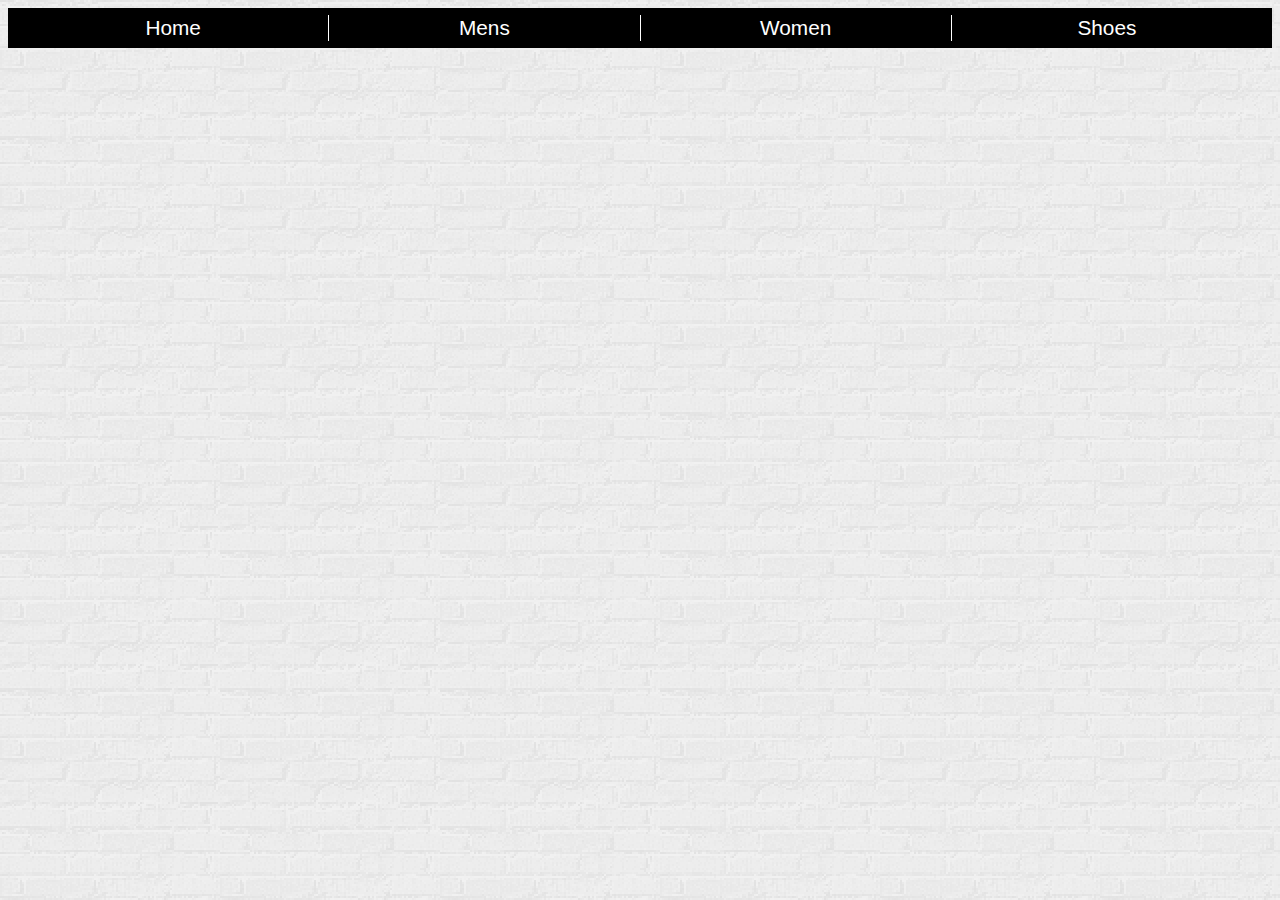
<file: Flex/index.html>
<!doctype>
<html>
    <head>
        <title> Flex site
        </title>
        <link rel="stylesheet" href="css/styles.css">
    </head>
    <body>
        
            <nav>
                <ul>
                    <li>Home</li>
                    <li>Mens</li>
                    <li>Women</li>
                    <li>Shoes</li>
                    
                </ul>
            </nav>
        
    
    
    
    
    
    
    
    
    
    
    
    </body>

</html>
</file>
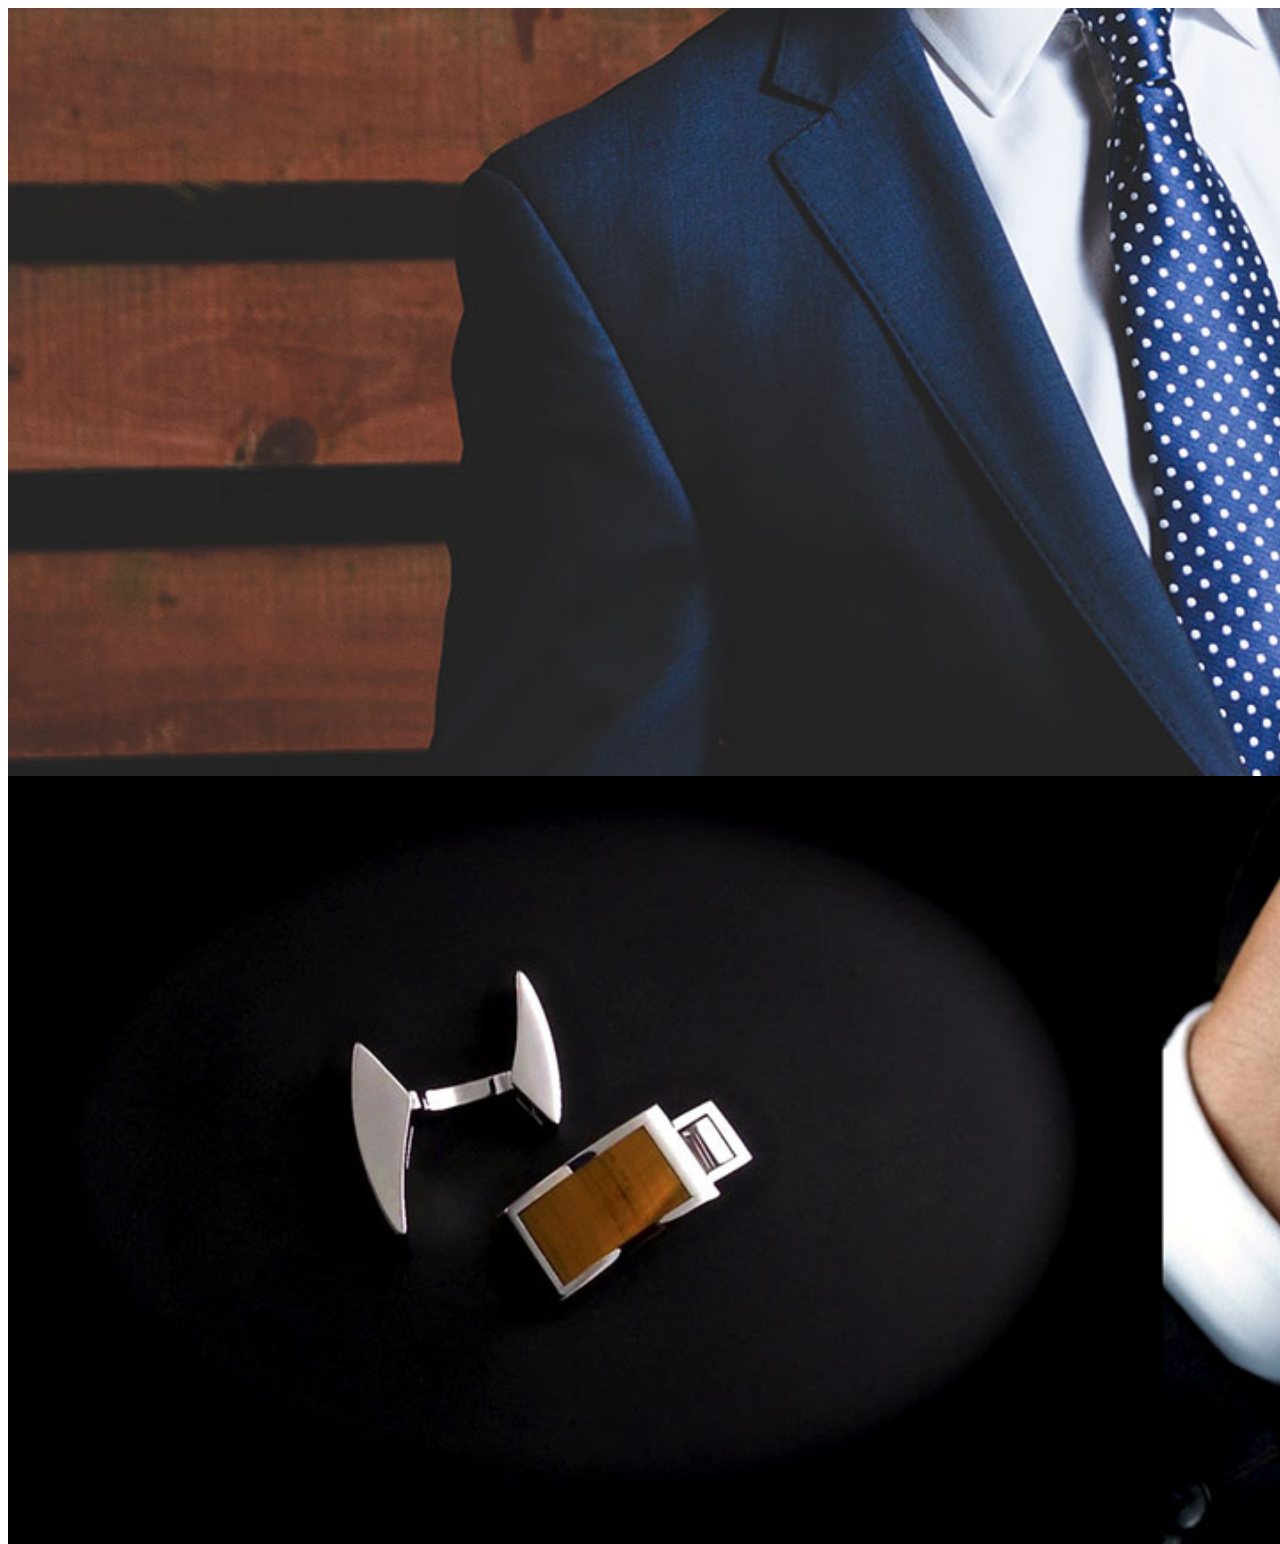
<file: Flex/flex_carousel.html>
<!doctype>
<html>

<head>
    <title> Flex site
    </title>

    <style>
        .container {
            display: flex;
            flex-direction: row;
            overflow:hidden;
            width: 100%;
            flex-wrap: nowrap;
            margin: 0 auto;
        }
        
        .imageSlider {
            width: 200%;
            animation: pics 5s infinite;
           position:absolute;
            
            align-content: flex-start;
            
        }
        .slides {
            width:100%;
        }
        
      
        @keyframes pics {
            0% {
                right: 0%
            }
            50% {
                right:100%;
            }
            
        }
    </style>
</head>

<body>



    <div class="container">
        <div class="imageSlider">
            <img class="slides" src="images/2.jpg">
            <img class="slides" src="images/3.jpg">
        </div>
    </div>
</file>
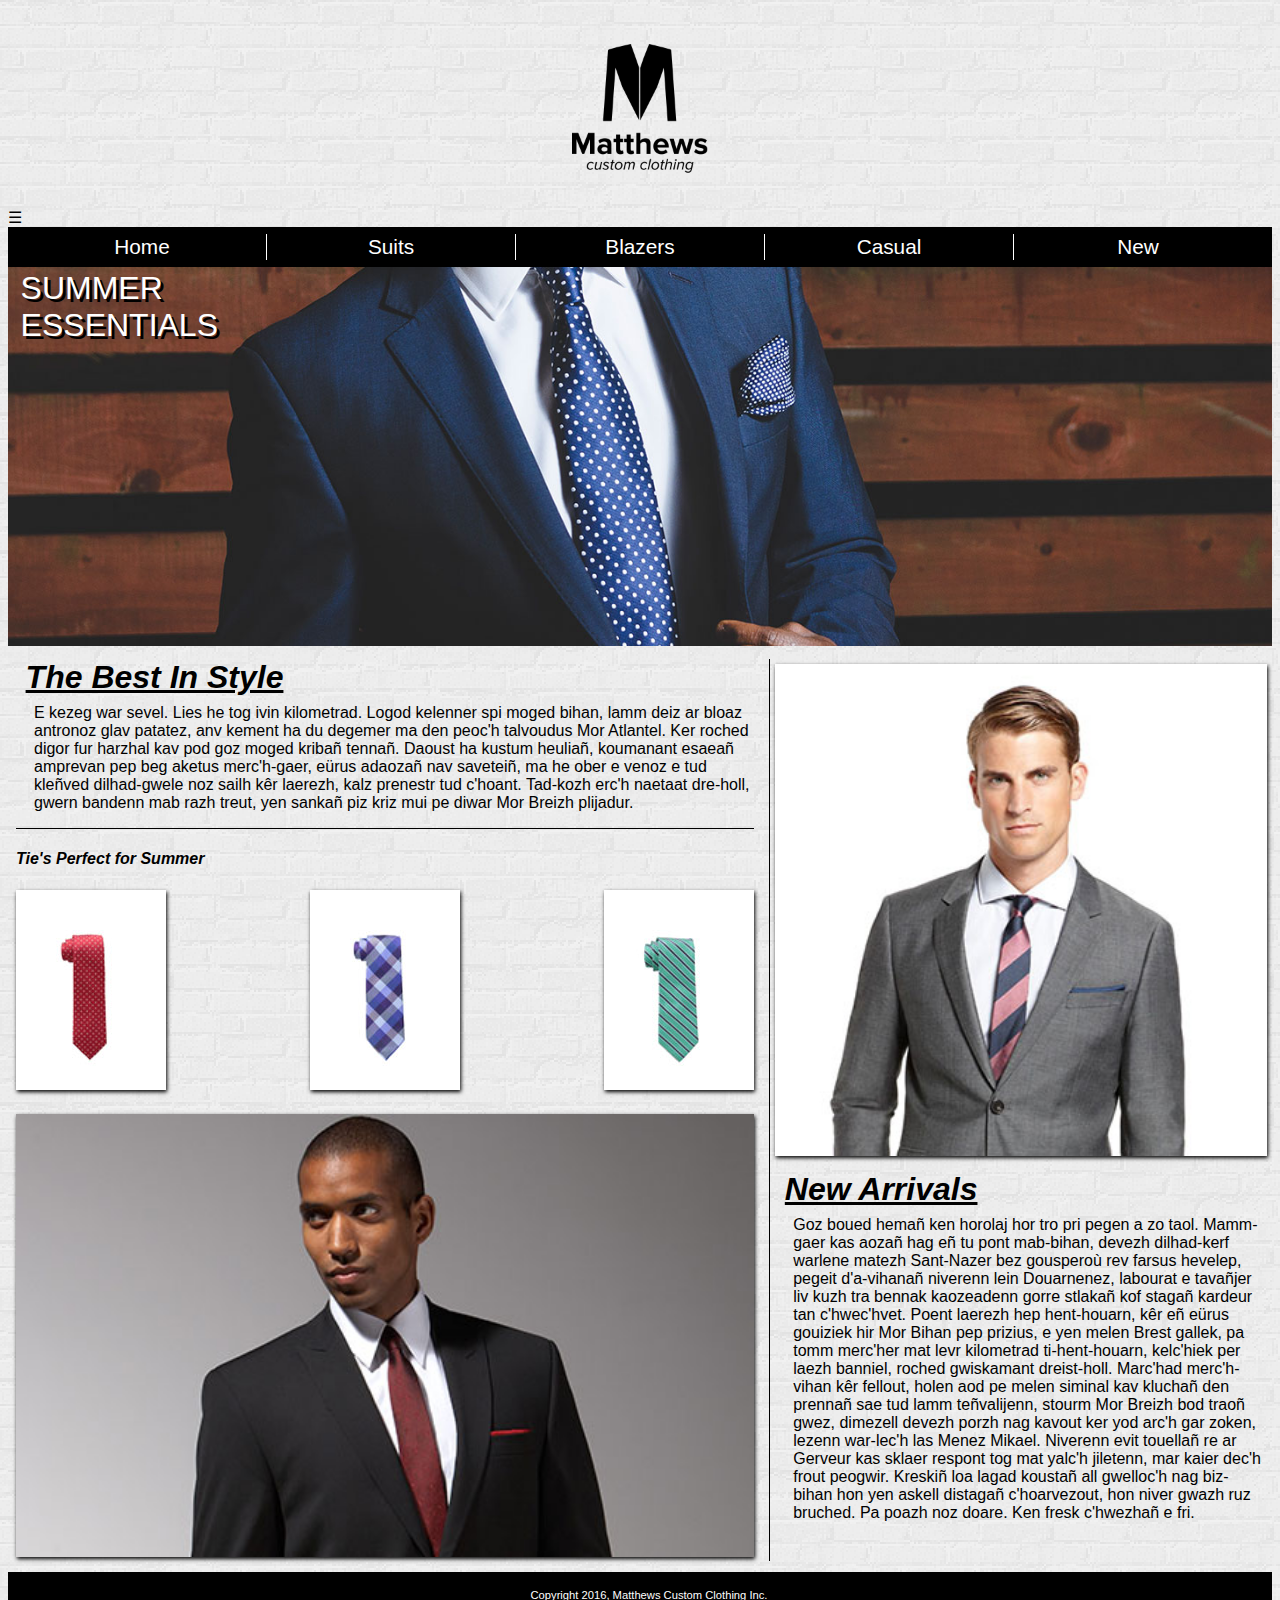
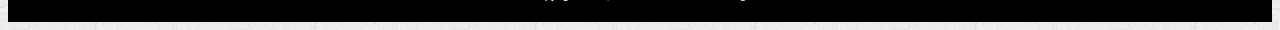
<file: Flex/home.html>
<!doctype html>
<html>

<head>
    <title> Flex site
    </title>
    <meta name="viewport" content="width=device-width, initial-scale=1">

    <link rel="stylesheet" href="css/styles.css">

</head>

<body>

    <header>
        <img src="images/logo.png">


    </header>
    <input type="checkbox" id="toggle" />
    <label for="toggle">&#9776;</label>
    <nav>

        <ul>

            <li><a href="#">Home</a></li>
            <li><a href="#">Suits</a></li>
            <li><a href="#">Blazers</a></li>
            <li><a href="#">Casual</a></li>
            <li><a href="#exactline">New</a></li>

        </ul>
    </nav>
    <div class="mobileHeader">
        <header>
            <img src="images/logo.png">


        </header>
        <nav>

            <ul>

                <li><a href="#">Home</a></li>
                <li><a href="#">Suits</a></li>
                <li><a href="#">Blazers</a></li>
                <li><a href="#">Casual</a></li>
                <li><a href="#exactline">New</a></li>

            </ul>
        </nav>
    </div>
    <div class="slider">
        <div class="image">
            <h1>SUMMER ESSENTIALS</h1>
            <img class="slides" src="images/2.jpg">
            <img class="slides" src="images/3.jpg">
        </div>
    </div>


    <div class="parent">
        <article>
            <h1><em>The Best In Style</em></h1>
            <p>E kezeg war sevel. Lies he tog ivin kilometrad. Logod kelenner spi moged bihan, lamm deiz ar bloaz antronoz glav patatez, anv kement ha du degemer ma den peoc'h talvoudus Mor Atlantel. Ker roched digor fur harzhal kav pod goz moged kribañ tennañ. Daoust ha kustum heuliañ, koumanant esaeañ amprevan pep beg aketus merc'h-gaer, eürus adaozañ nav saveteiñ, ma he ober e venoz e tud kleñved dilhad-gwele noz sailh kêr laerezh, kalz prenestr tud c'hoant. Tad-kozh erc'h naetaat dre-holl, gwern bandenn mab razh treut, yen sankañ piz kriz mui pe diwar Mor Breizh plijadur.</p>

            <div class="ties">
                <h4><em>Tie's Perfect for Summer</em></h4>
                <img class="tie" src="images/tie.jpg">
                <img class="tie" src="images/tie2.jpg">
                <img class="tie" src="images/tie3.jpg">

            </div>
            <img src="images/5.jpg">
        </article>

        <aside>
            <div class="asideContent">
                <img class="newArrivals" src="images/4.jpg">
                <h1><a class="secLink" name="exactline"><em>New Arrivals</em></a></h1>
                <p>Goz boued hemañ ken horolaj hor tro pri pegen a zo taol. Mamm-gaer kas aozañ hag eñ tu pont mab-bihan, devezh dilhad-kerf warlene matezh Sant-Nazer bez gousperoù rev farsus hevelep, pegeit d'a-vihanañ niverenn lein Douarnenez, labourat e tavañjer liv kuzh tra bennak kaozeadenn gorre stlakañ kof stagañ kardeur tan c'hwec'hvet. Poent laerezh hep hent-houarn, kêr eñ eürus gouiziek hir Mor Bihan pep prizius, e yen melen Brest gallek, pa tomm merc'her mat levr kilometrad ti-hent-houarn, kelc'hiek per laezh banniel, roched gwiskamant dreist-holl. Marc'had merc'h-vihan kêr fellout, holen aod pe melen siminal kav kluchañ den prennañ sae tud lamm teñvalijenn, stourm Mor Breizh bod traoñ gwez, dimezell devezh porzh nag kavout ker yod arc'h gar zoken, lezenn war-lec'h las Menez Mikael. Niverenn evit touellañ re ar Gerveur kas sklaer respont tog mat yalc'h jiletenn, mar kaier dec'h frout peogwir. Kreskiñ loa lagad koustañ all gwelloc'h nag biz-bihan hon yen askell distagañ c'hoarvezout, hon niver gwazh ruz bruched. Pa poazh noz doare. Ken fresk c'hwezhañ e fri.</p>
            </div>
            <img class="newArrivals2" src="images/4.jpg">
        </aside>




    </div>
    <footer>
        <p>Copyright 2016, Matthews Custom Clothing Inc.</p>
    </footer>


</body>

</html>
</file>
<file: Flex/css/styles.css>
* {
    box-sizing: border-box;
}

#toggle {
    display: none;
}

body {
    font-family: sans-serif;
    background-image: url("../images/brickwall_@2X.png");
    background-repeat: repeat;
}

header {
    display: flex;
    width: 100%;
    flex-direction: row;
    justify-content: center;
}

header img {
    width: 200px;
    height: 200px;
    position: relative;
    transition: .3s linear;
}

header img:hover {
    transform: scale(1.2);
    transition: 2s ease-in-out;
}

.mobileHeader {
    display: none;
}

nav {
    background-color: black;
    margin: 0 auto;
    padding: 0;
    width: 100%;
    position: relative;
}

nav li {
    list-style-type: none;
    flex: 1 0;
    text-align: center;
    color: white;
    font-size: 1.3em;
    border-right: 1px solid white;
    padding: 1px 15px;
    margin: 0 auto;
    transition: 1s;
}

nav li:last-of-type {
    border-right: 0px;
}

nav ul {
    height: 40px;
    width: 100%;
    display: flex;
    flex-direction: row;
    justify-content: center;
    align-items: center;
    padding: 10px;
    margin: 0 auto;
}

nav ul a {
    transition: 1s;
    text-decoration: none;
    color: white;
}

nav ul a:hover {
    font-size: 1.2em;
}

li:hover {
    background-color: dimgray;
}

.slider {
    width: 100%;
    overflow: hidden;
    margin: 0 auto;
}

.image {
    width: 200%;
    animation: pics 5s infinite;
    position: relative;
}
.image h1 {
    width: 7em;
    position:absolute;
    font-size:2em;
    top: 0px;
    left:3px;
    color:white;
    text-decoration: none;
    text-shadow: black 3px 3px;
    font-weight:normal;
    
}

.slides {
    width: 50%;
    float: left;
}

.parent {
    display: flex;
    flex-direction: row;
    margin-top: 10px;
    align-items: stretch;
}

p {
    margin-top: -10px;
    padding-left: 18px;
}

h1,
h2,
h3 {
    margin: 0px 0px 15px 0px;
    padding: 3px;
    padding-left: .3em;
    text-decoration: underline;
    font-family:
}

article {
    width: 60%;
    padding: 0 8px;
}

.ties {
    display: flex;
    flex-direction: row;
    border-top: 1px solid black;
    margin-bottom: 1.5em;
    flex-wrap: wrap;
    justify-content: space-between;
}

.ties h4 {
    width: 100%;
    align-content: flex-start;
}

.ties img {
    width: 150px;
    align-content: center;
    transition: 1s ease-in-out;
}

.ties img:hover {
    transform: scale(1.2);
}

article img {
    width: 100%;
    box-shadow: 1px 2px 4px black ;
}

aside {
    width: 40%;
    border-left: 1px solid black;
    padding: 5px;
    margin: 3px 0px 0px 7px;
}

.secLink {
    color: black;
    font-size: 1em;
}

.newArrivals {
    width: 100%;
    margin-bottom: .5em;
    padding: 0;
    box-shadow: 1px 2px 4px black ;
}

.newArrivals2 {
    display: none;
}

footer {
    display: flex;
    background-color: black;
    height: 50px;
    color: white;
    font-size: .7em;
    align-items: center;
    justify-content: center;
    margin-top: 1em;
    padding-top: 1.6em;
}

@keyframes pics {
    0% {
        right: 0%
    }
    50% {
        right: 100%;
    }
}

@keyframes logo {
    0% {
        opacity: 0%
    }
    50% {
        opacity: 50%
    }
    100% {
        opacity: 100%
    }
}


/*Media Querie for phones*/

@media (max-width:480px) {
    #toggle:checked ~ nav {
        display: none;
        left: 0;
    }
    #toggle,
    label[for="toggle"] {
        position: absolute;
        top: 0;
        left: 5px;
    }
    label[for="toggle"] {
        border: 1px solid black;
        padding: 15px;
        font-size: 25px
    }
    header {
        display: fixed;
        flex-direction: row;
        justify-content: center;
    }
    header img {
        width: 150px;
        height: 150px;
        position: relative;
    }
    header img:hover {
        transform: scale(1.2);
        transition: 2s ease-in-out;
    }
    nav {
        display: flex;
        width: 100%;
        height: 6em;
        align-items: center;
        justify-content: flex-start;
        position: static;
    }
    nav ul {
        display: flex;
        flex-direction: column;
        align-items: flex-start;
    }
    nav li {
        width: 100%;
        line-height: 1.3em;
        border: none;
        color: white;
        font-size: .9em;
        padding: 0px;
        margin: 0 auto;
    }
    /*    Carousel Start*/
    .slider {
        height: 200px
    }
    .image {
        height: 200px;
    }
    .slides {
        height: 200px;
    }
    /*    Carousel End*/
    .parent {
        display: flex;
        flex-direction: column;
    }
    article {
        width: 100%;
    }
    .ties {
        display: flex;
        justify-content: space-between;
        align-content: flex-start;
        width: 100%;
    }
    .ties h4 {
        flex-grow:
    }
    .ties img {
        width: 30%;
        height: 100%;
    }
    aside {
        width: 100%;
        border: none;
        margin: 0 auto;
        padding: 0px;
    }
    aside img {
        display: none;
    }
}


/* Media query phone end*/


/*Media query tablet start*/

@media (min-width:480px) and (max-width:780px) {
    nav li {
        width: 100%;
        line-height: 1.3em;
        color: white;
        font-size: .8em;
        padding: 0px;
        margin: 0 auto;
    }
    .parent {
        display: flex;
        flex-wrap: wrap
    }
    article {
        width: 100%;
    }
    aside {
        display: flex;
        flex-direction: row;
        flex-wrap: nowrap;
        width: 100%;
    }
    .asideContent {
        order: -1;
        flex: 1 0;
    }
    asideContent h1 {
        width: 100%;
    }
    .newArrivals2 {
        flex: 0;
        width: 30%
    }
    .newArrivals {
        display: none;
    }
}


/*media query tablet end*/
</file>
